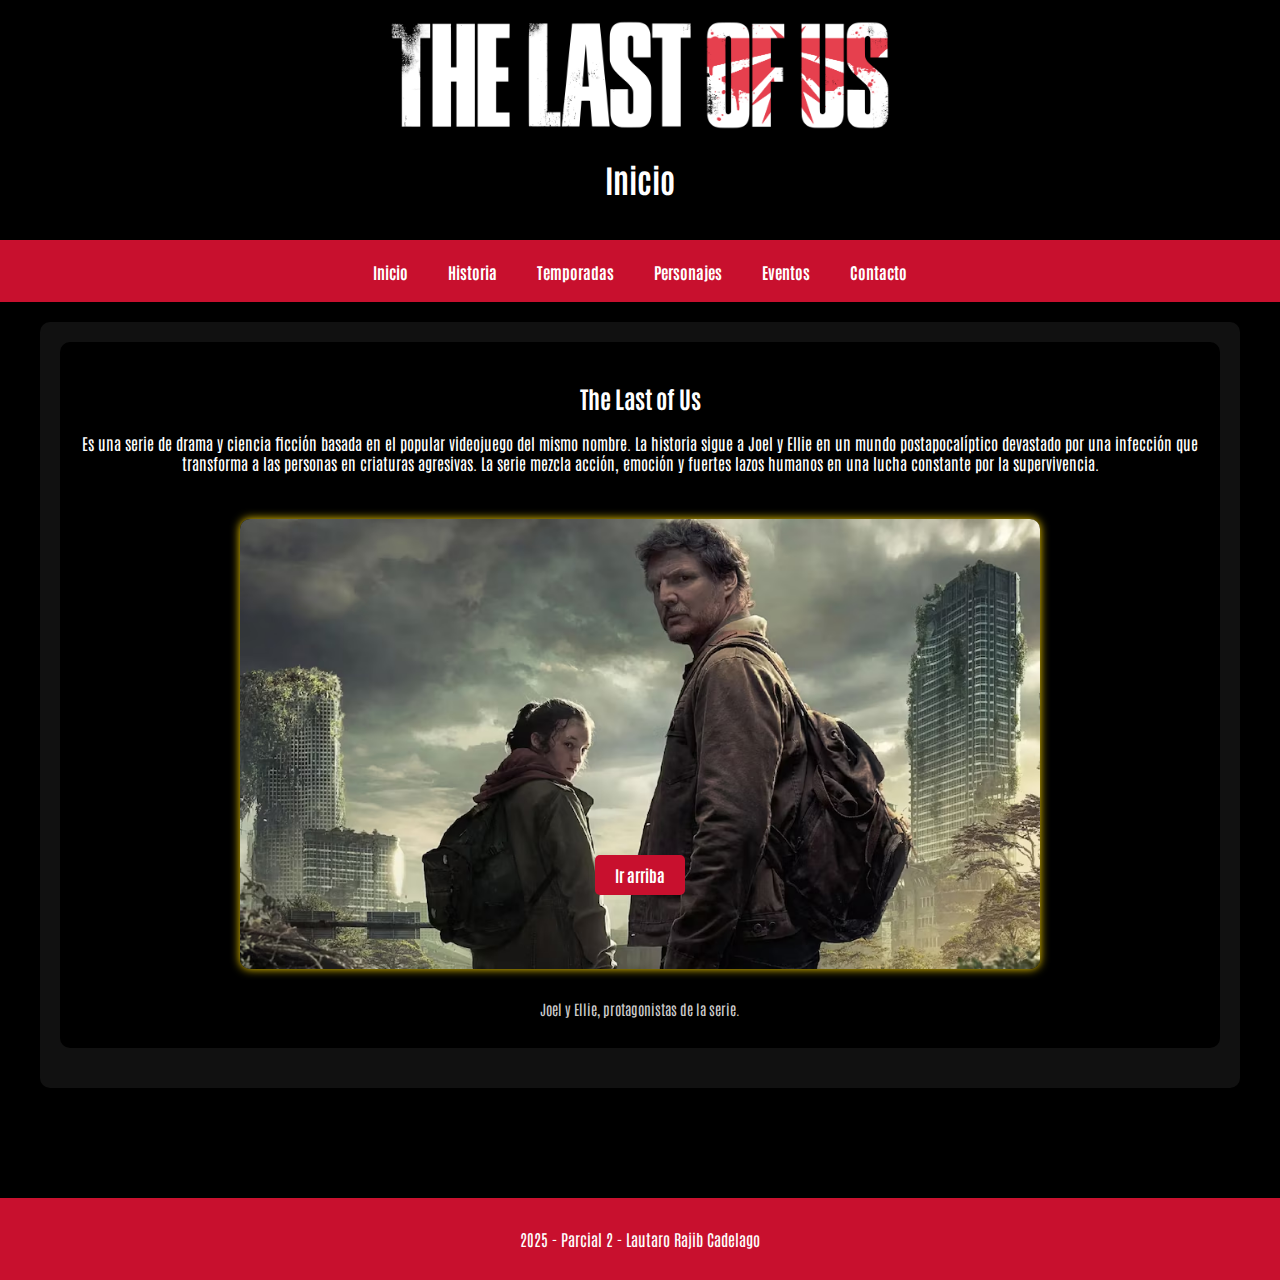
<file: index.html>
<!DOCTYPE html>
<html lang="es">
  <head>
    <meta charset="UTF-8" />
    <meta name="viewport" content="width=device-width, initial-scale=1.0" />
    <title>The Last Of Us - Página de Inicio</title>
    <link rel="icon" type="image/x-icon" href="imagenes/iconos/favicon.ico" />
    <link rel="stylesheet" href="Styles/styles.css" />
    <link rel="preconnect" href="https://fonts.googleapis.com" />
    <link rel="preconnect" href="https://fonts.gstatic.com" crossorigin />
    <link
      href="https://fonts.googleapis.com/css2?family=Antonio&display=swap"
      rel="stylesheet"
    />
  </head>
  <body>
    <header>
      <img
        src="imagenes/logos/logo2.png"
        alt="Logo de The Last Of Us"
        loading="lazy"
      />
      <h1 id="inicio">Inicio</h1>
    </header>

    <nav>
      <a href="index.html">Inicio</a>
      <a href="historia/historia.html">Historia</a>
      <a href="temporadas/temporadas.html">Temporadas</a>
      <a href="personajes/personajes.html">Personajes</a>
      <a href="eventos/eventos.html">Eventos</a>
      <a href="contacto/contacto.html">Contacto</a>
    </nav>

    <main>
      <section>
        <div class="card">
          <h2>The Last of Us</h2>
          <p>
            Es una serie de drama y ciencia ficción basada en el popular
            videojuego del mismo nombre. La historia sigue a Joel y Ellie en un
            mundo postapocalíptico devastado por una infección que transforma a
            las personas en criaturas agresivas. La serie mezcla acción, emoción
            y fuertes lazos humanos en una lucha constante por la supervivencia.
          </p>
          <figure>
            <img
              src="imagenes/posters/joel-ellie.png"
              alt="Joel y Ellie"
              class="imagen-inicio"
              loading="lazy"
            />
            <figcaption>Joel y Ellie, protagonistas de la serie.</figcaption>
          </figure>
        </div>
      </section>
      <a href="#inicio" class="ir-arriba">Ir arriba</a>
    </main>

    <footer>
      <p>2025 - Parcial 2 - Lautaro Rajib Cadelago</p>
    </footer>
  </body>
</html>
</file>
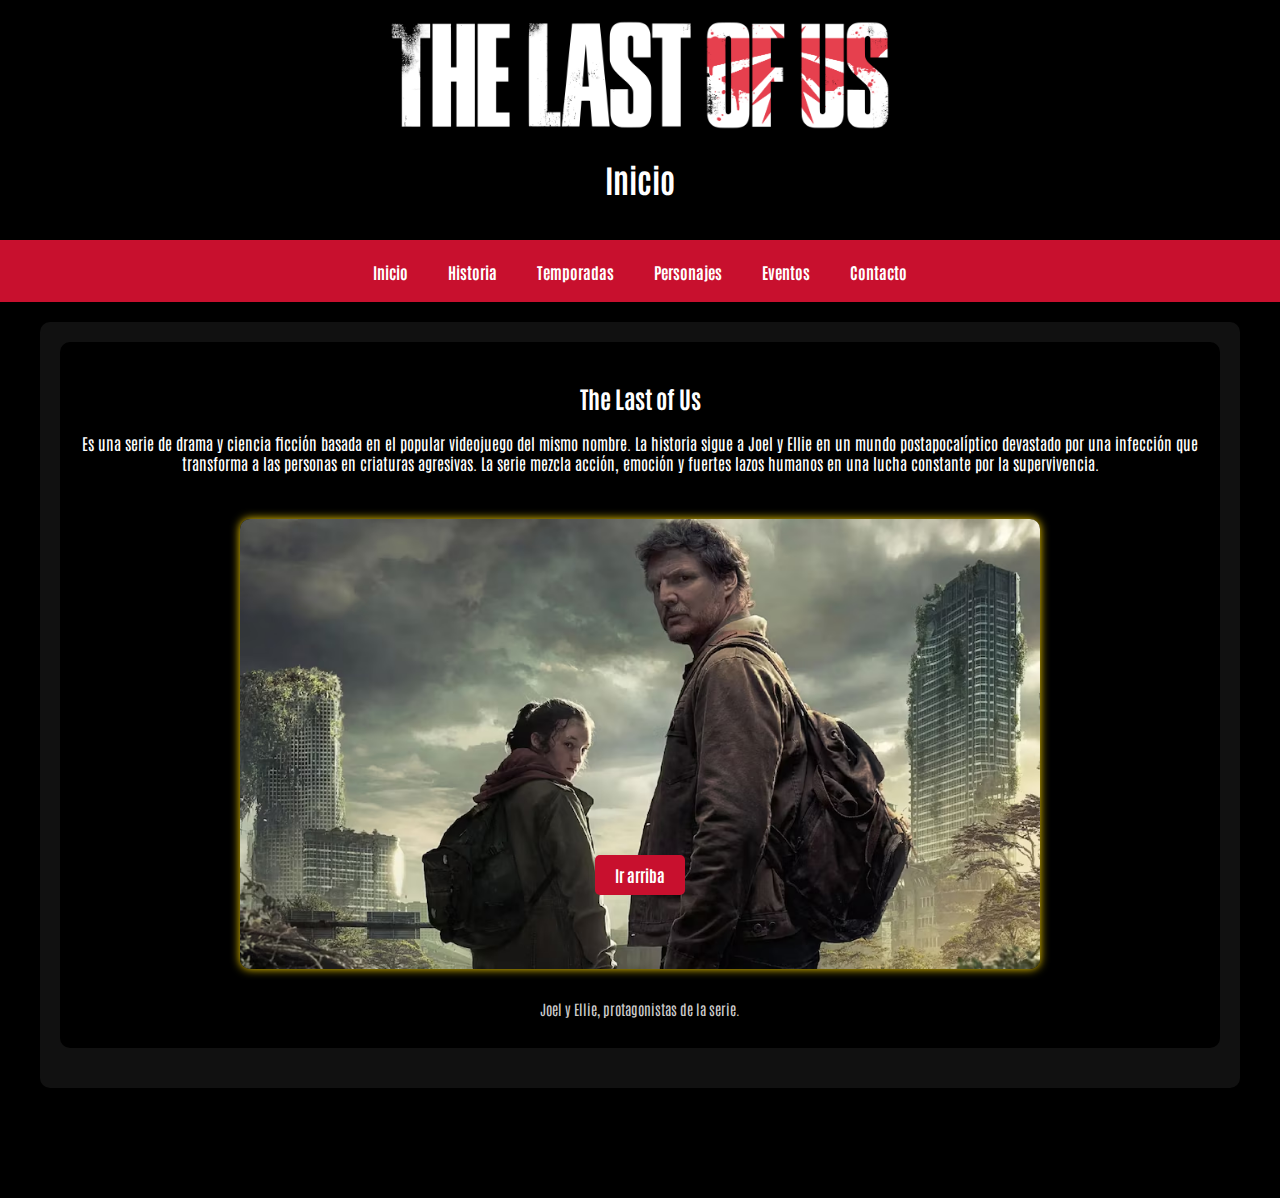
<file: Serie - The Last Of Us/index.html>
<!DOCTYPE html>
<html lang="es">
  <head>
    <meta charset="UTF-8" />
    <meta name="viewport" content="width=device-width, initial-scale=1.0" />
    <title>The Last Of Us - Página de Inicio</title>
    <link rel="icon" type="image/x-icon" href="imagenes/iconos/favicon.ico" />
    <link rel="stylesheet" href="Styles/styles.css" />
    <link rel="preconnect" href="https://fonts.googleapis.com" />
    <link rel="preconnect" href="https://fonts.gstatic.com" crossorigin />
    <link
      href="https://fonts.googleapis.com/css2?family=Antonio&display=swap"
      rel="stylesheet"
    />
  </head>
  <body>
    <header>
      <div>
      <img
        src="imagenes/logos/logo2.png"
        alt="Logo de The Last Of Us"
        loading="lazy"
      />
      </div>
      <h1 id="inicio">Inicio</h1>
    </header>

    <nav>
      <a href="index.html">Inicio</a>
      <a href="historia/historia.html">Historia</a>
      <a href="temporadas/temporadas.html">Temporadas</a>
      <a href="personajes/personajes.html">Personajes</a>
      <a href="eventos/eventos.html">Eventos</a>
      <a href="contacto/contacto.html">Contacto</a>
    </nav>

    <main>
      <section>
        <div class="card">
          <h2>The Last of Us</h2>
          <p>
            Es una serie de drama y ciencia ficción basada en el popular
            videojuego del mismo nombre. La historia sigue a Joel y Ellie en un
            mundo postapocalíptico devastado por una infección que transforma a
            las personas en criaturas agresivas. La serie mezcla acción, emoción
            y fuertes lazos humanos en una lucha constante por la supervivencia.
          </p>
          <figure>
            <img
              src="imagenes/posters/joel-ellie.png"
              alt="Joel y Ellie"
              class="imagen-inicio"
              loading="lazy"
            />
            <figcaption>Joel y Ellie, protagonistas de la serie.</figcaption>
          </figure>
        </div>
      </section>
      <a href="#inicio" class="ir-arriba">Ir arriba</a>
    </main>

<!-- <footer>
  <p>2025 - Parcial 2 - Lautaro Rajib Cadelago</p>
  <div class="social-links">
    <a href="https://github.com/LautaroCadelago" target="_blank" rel="noopener noreferrer">
      <img src="RUTA_A_TU_ICONO_GITHUB.png" alt="GitHub" class="github-icon">
      <span>GitHub</span>
    </a>
  </div>
</footer> -->

    <!-- <footer>
      <p>2025 - Parcial 2 - Lautaro Rajib Cadelago</p>
    </footer> -->
  </body>
</html>
</file>
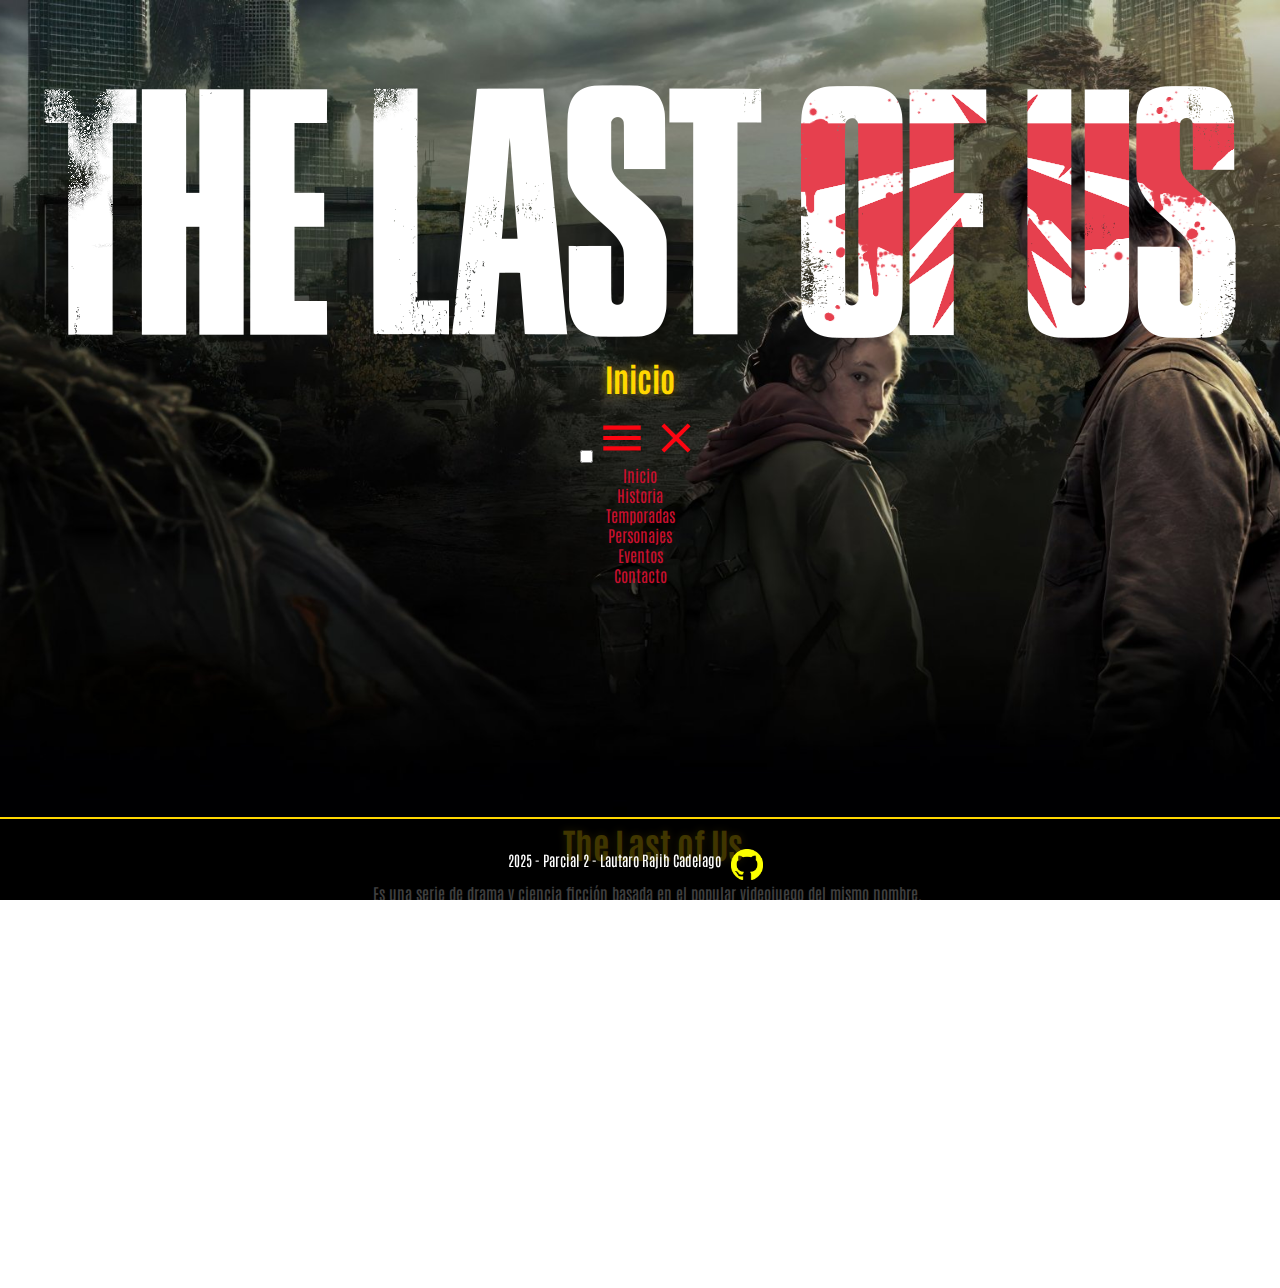
<file: serie-the_last_of_us/index.html>
<!DOCTYPE html>
<html lang="es" class="index-background">
  <head>
    <meta charset="UTF-8" />
    <meta name="viewport" content="width=device-width, initial-scale=1.0" />
    <title>The Last Of Us - Inicio</title>
    <link rel="icon" type="image/x-icon" href="./imagenes/iconos/favicon.ico" />
    <link rel="preconnect" href="https://fonts.googleapis.com" />
    <link rel="preconnect" href="https://fonts.gstatic.com" crossorigin />
    <link
      href="https://fonts.googleapis.com/css2?family=Antonio&display=swap"
      rel="stylesheet"
    />
    <link rel="stylesheet" href="./Styles/general.css" />
    <link rel="stylesheet" href="./Styles/navegacion.css" />
    <link rel="stylesheet" href="./Styles/contenido.css" />
    <link rel="stylesheet" href="./Styles/utilidades.css" />
  </head>

  <body class="index-background">
    <header>
      <nav class="barra-navegacion">
        <div class="logo-navegacion">
          <a href="./index.html">
          <img
            src="./imagenes/logos/logo2.png"
            alt="Logo de The Last Of Us"
            loading="lazy"
          />
          </a>
        </div>

        <h1 id="inicio" class="titulo-nav">Inicio</h1>

        <input
          class="menu-hamburguesa"
          type="checkbox"
          name=""
          id="menu-hamburguesa"
        />

        <label class="etiqueta-hamburguesa" for="menu-hamburguesa">
          <svg
            xmlns="http://www.w3.org/2000/svg"
            height="50px"
            viewBox="0 -960 960 960"
            width="50px"
            fill="#fd0511"
            class="icono-lista icono-hamburguesa"
          >
            <path
              fill-rule="evenodd"
              d="M120-240v-80h720v80H120Zm0-200v-80h720v80H120Zm0-200v-80h720v80H120Z"
            />
          </svg>
          <svg
            xmlns="http://www.w3.org/2000/svg"
            height="50px"
            viewBox="0 -960 960 960"
            width="50px"
            fill="#fd0511"
            class="icono-lista icono-cerrar"
          >
            <path
              d="m256-200-56-56 224-224-224-224 56-56 224 224 224-224 56 56-224 224 224 224-56 56-224-224-224 224Z"
            />
          </svg>
        </label>

        <ul class="lista-enlaces">
          <li>
            <a href="./index.html" class="enlace">Inicio</a>
          </li>
          <li>
            <a href="./historia/historia.html" class="enlace">Historia</a>
          </li>
          <li>
            <a href="./temporadas/temporadas.html" class="enlace">Temporadas</a>
          </li>
          <li>
            <a href="./personajes/personajes.html" class="enlace">Personajes</a>
          </li>
          <li>
            <a href="./eventos/eventos.html" class="enlace">Eventos</a>
          </li>
          <li>
            <a href="./contacto/contacto.html" class="enlace">Contacto</a>
          </li>
        </ul>
      </nav>
    </header>

    
    <main>
      <section>
        <div class="tarjeta tarjeta-index">
          <h2>The Last of Us</h2>
          <p>
            Es una serie de drama y ciencia ficción basada en el popular
            videojuego del mismo nombre. La historia sigue a Joel y Ellie en un
            mundo postapocalíptico devastado por una infección que transforma a
            las personas en criaturas agresivas. La serie mezcla acción, emoción
            y fuertes lazos humanos en una lucha constante por la supervivencia.
          </p>
        </div>
      </section>
    </main>

    <footer>
      <p>2025 - Parcial 2 - Lautaro Rajib Cadelago</p>
      <div class="footer-github">
        <a
          href="https://github.com/LautaroCadelago/DVweb1/tree/main/Serie%20-%20The%20Last%20Of%20Us"
          target="_blank"
          rel="noopener noreferrer"
        >
          <img src="./imagenes/iconos/icono-github.png" alt="Icono GitHub" />
        </a>
      </div>
    </footer>
  </body>
</html>
</file>
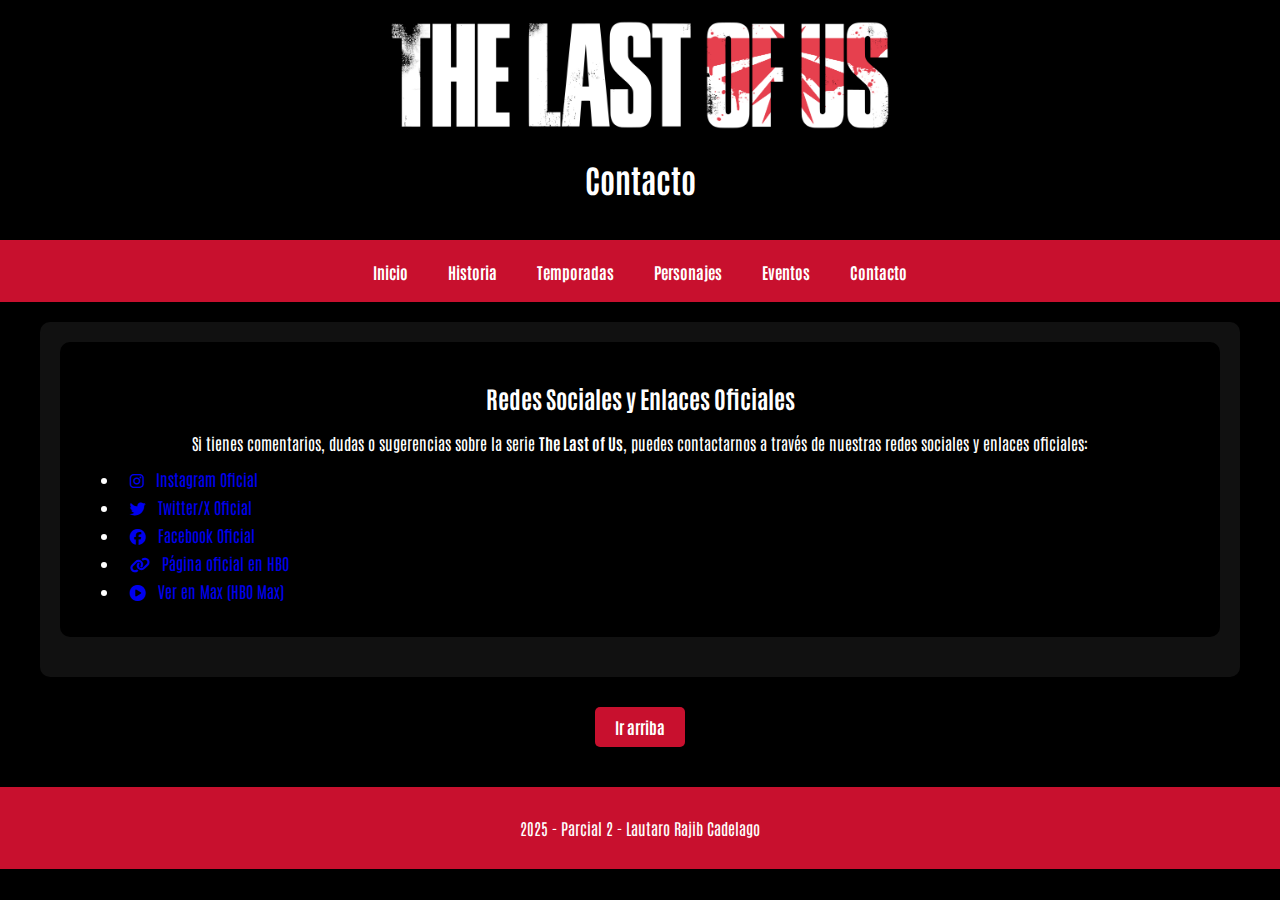
<file: contacto/contacto.html>
<!DOCTYPE html>
<html lang="es">
  <head>
    <meta charset="UTF-8" />
    <meta name="viewport" content="width=device-width, initial-scale=1.0" />
    <title>The Last Of Us - Contacto</title>
    <link
      rel="icon"
      type="image/x-icon"
      href="../imagenes/iconos/favicon.ico"
    />
    <link rel="stylesheet" href="../Styles/styles.css" />
    <link rel="preconnect" href="https://fonts.googleapis.com" />
    <link rel="preconnect" href="https://fonts.gstatic.com" crossorigin />
    <link
      href="https://fonts.googleapis.com/css2?family=Antonio:wght@100..700&display=swap"
      rel="stylesheet"
    />
    <link
      rel="stylesheet"
      href="https://cdnjs.cloudflare.com/ajax/libs/font-awesome/6.5.1/css/all.min.css"
      xintegrity="sha512-DTOQO9RWCH3ppGqcWaEA1BIZOC6xxalwEsw9c2QQeAIftl+Vegovlnee1c9QX4TctnWMn13TZye+giMm8e2LwA=="
      crossorigin="anonymous"
      referrerpolicy="no-referrer"
    />
  </head>
  <body>
    <header>
      <img src="../imagenes/logos/logo2.png" alt="The Last Of Us Logo" />
      <h1 id="contacto">Contacto</h1>
    </header>

    <nav>
      <a href="../index.html">Inicio</a>
      <a href="../historia/historia.html">Historia</a>
      <a href="../temporadas/temporadas.html">Temporadas</a>
      <a href="../personajes/personajes.html">Personajes</a>
      <a href="../eventos/eventos.html">Eventos</a>
      <a href="Contacto.html">Contacto</a>
    </nav>

    <main>
      <section id="contacto">
        <div class="card">
          <h2>Redes Sociales y Enlaces Oficiales</h2>

          <p>
            Si tienes comentarios, dudas o sugerencias sobre la serie
            <strong>The Last of Us</strong>, puedes contactarnos a través de
            nuestras redes sociales y enlaces oficiales:
          </p>

          <ul>
            <li>
              <a href="https://www.instagram.com/thelastofus" target="_blank">
                <i class="fab fa-instagram"></i> Instagram Oficial
              </a>
            </li>
            <li>
              <a href="https://twitter.com/TheLastofUsHBO" target="_blank">
                <i class="fab fa-twitter"></i> Twitter/X Oficial
              </a>
            </li>
            <li>
              <a href="https://www.facebook.com/TheLastOfUsHBO" target="_blank">
                <i class="fab fa-facebook"></i> Facebook Oficial
              </a>
            </li>
            <li>
              <a href="https://www.hbo.com/the-last-of-us" target="_blank">
                <i class="fas fa-link"></i> Página oficial en HBO
              </a>
            </li>
            <li>
              <a href="https://www.max.com" target="_blank">
                <i class="fas fa-play-circle"></i> Ver en Max (HBO Max)
              </a>
            </li>
          </ul>
        </div>
      </section>
      <a href="#contacto" class="ir-arriba">Ir arriba</a>
    </main>
    <footer>
      <p>2025 - Parcial 2 - Lautaro Rajib Cadelago</p>
    </footer>
  </body>
</html>
</file>
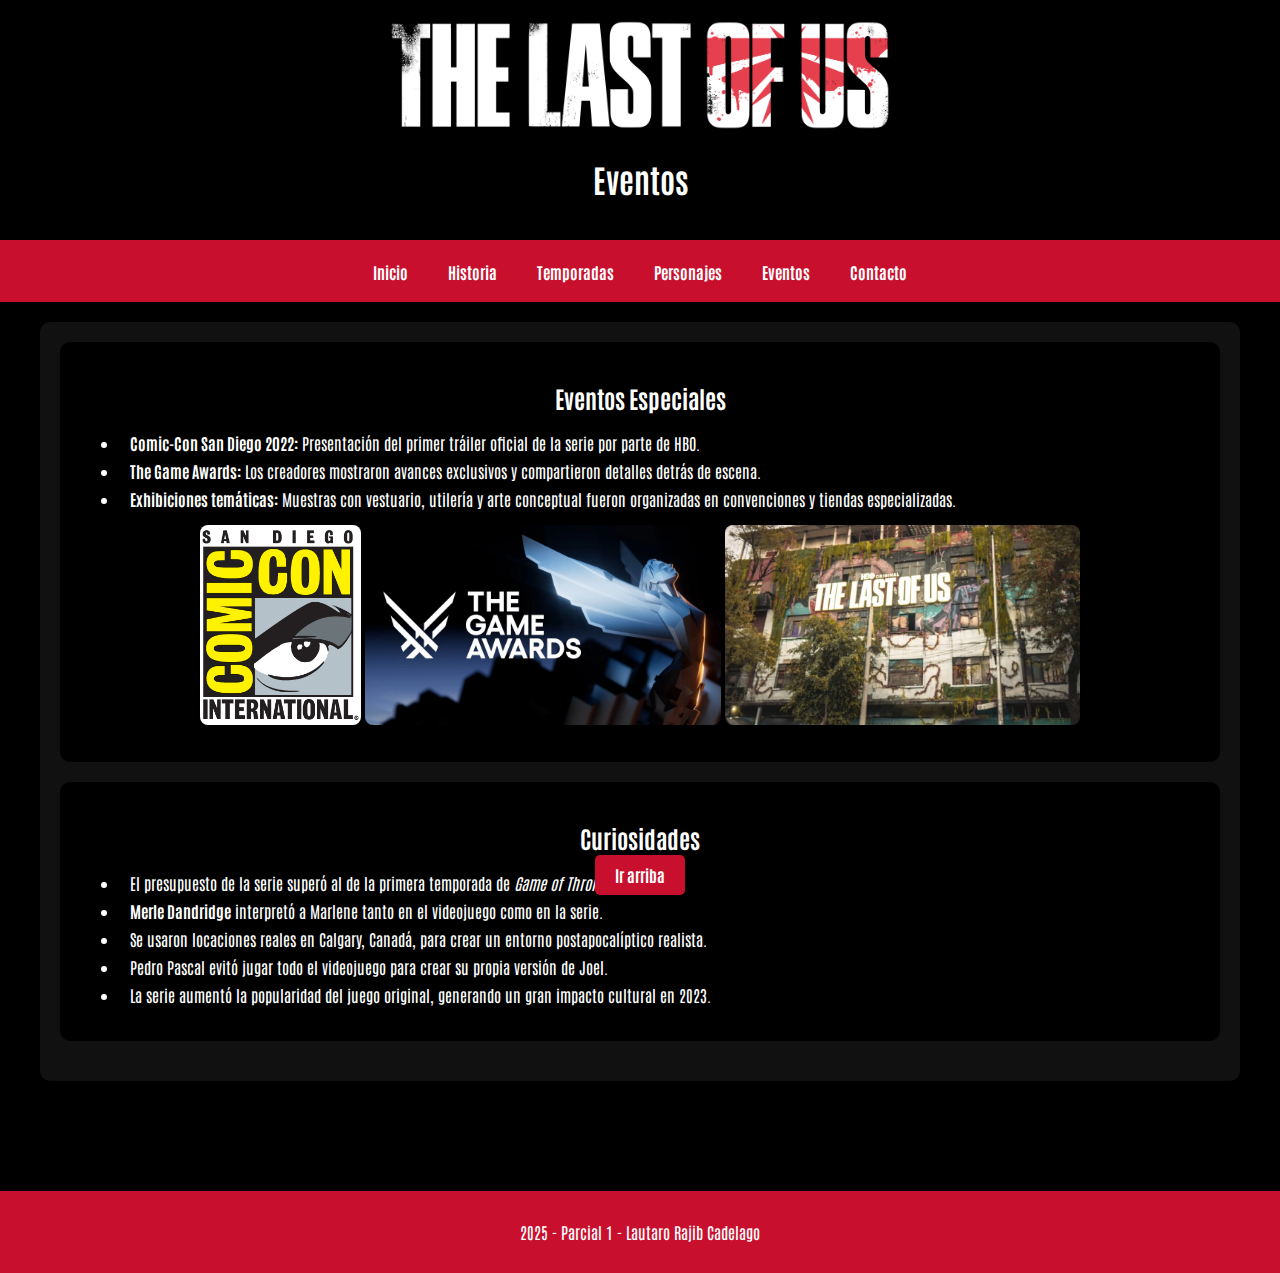
<file: eventos/eventos.html>
<!DOCTYPE html>
<html lang="es">
  <head>
    <meta charset="UTF-8" />
    <meta name="viewport" content="width=device-width, initial-scale=1.0" />
    <title>The Last Of Us - Eventos</title>
    <link rel="stylesheet" href="../Styles/styles.css" />
    <link rel="preconnect" href="https://fonts.googleapis.com" />
    <link rel="preconnect" href="https://fonts.gstatic.com" crossorigin />
    <link
      href="https://fonts.googleapis.com/css2?family=Antonio:wght@100..700&family=Winky+Rough:ital,wght@0,300..900;1,300..900&display=swap"
      rel="stylesheet"
    />
  </head>
  <body>
    <header>
      <img
        src="../imagenes/logos/logo2.png"
        alt="The Last Of Us Logo"
        height="150"
      />
      <h1 id="eventos">Eventos</h1>
    </header>

    <nav>
      <a href="../index.html">Inicio</a>
      <a href="../historia/historia.html">Historia</a>
      <a href="../temporadas/temporadas.html">Temporadas</a>
      <a href="../personajes/personajes.html">Personajes</a>
      <a href="eventos.html">Eventos</a>
      <a href="../contacto/contacto.html">Contacto</a>
    </nav>

    <main>
      <section>
        <div class="card">
          <h2>Eventos Especiales</h2>
          <ul>
            <li>
              <strong>Comic-Con San Diego 2022:</strong> Presentación del primer
              tráiler oficial de la serie por parte de HBO.
            </li>
            <li>
              <strong>The Game Awards:</strong> Los creadores mostraron avances
              exclusivos y compartieron detalles detrás de escena.
            </li>
            <li>
              <strong>Exhibiciones temáticas:</strong> Muestras con vestuario,
              utilería y arte conceptual fueron organizadas en convenciones y
              tiendas especializadas.
            </li>
          </ul>
          <img
            src="../imagenes/posters/comiccon2022.png"
            alt="Comic-Con 2022"
            height="200px"
          />
          <img
            src="../imagenes/posters/the-game-awards.png"
            alt="The Game Awards"
            height="200px"
          />
          <img
            src="../imagenes/posters/cdmx.png"
            alt="Excibición en Cuauhtémoc, Ciudad de Mexico"
            height="200px"
          />
        </div>

        <div class="card">
          <h2>Curiosidades</h2>
          <ul>
            <li>
              El presupuesto de la serie superó al de la primera temporada de
              <em>Game of Thrones</em>.
            </li>
            <li>
              <strong>Merle Dandridge</strong> interpretó a Marlene tanto en el
              videojuego como en la serie.
            </li>
            <li>
              Se usaron locaciones reales en Calgary, Canadá, para crear un
              entorno postapocalíptico realista.
            </li>
            <li>
              Pedro Pascal evitó jugar todo el videojuego para crear su propia
              versión de Joel.
            </li>
            <li>
              La serie aumentó la popularidad del juego original, generando un
              gran impacto cultural en 2023.
            </li>
          </ul>
        </div>
      </section>
      <a href="#eventos" class="ir-arriba">Ir arriba</a>
    </main>
    <footer>
      <p>2025 - Parcial 1 - Lautaro Rajib Cadelago</p>
    </footer>
  </body>
</html>
</file>
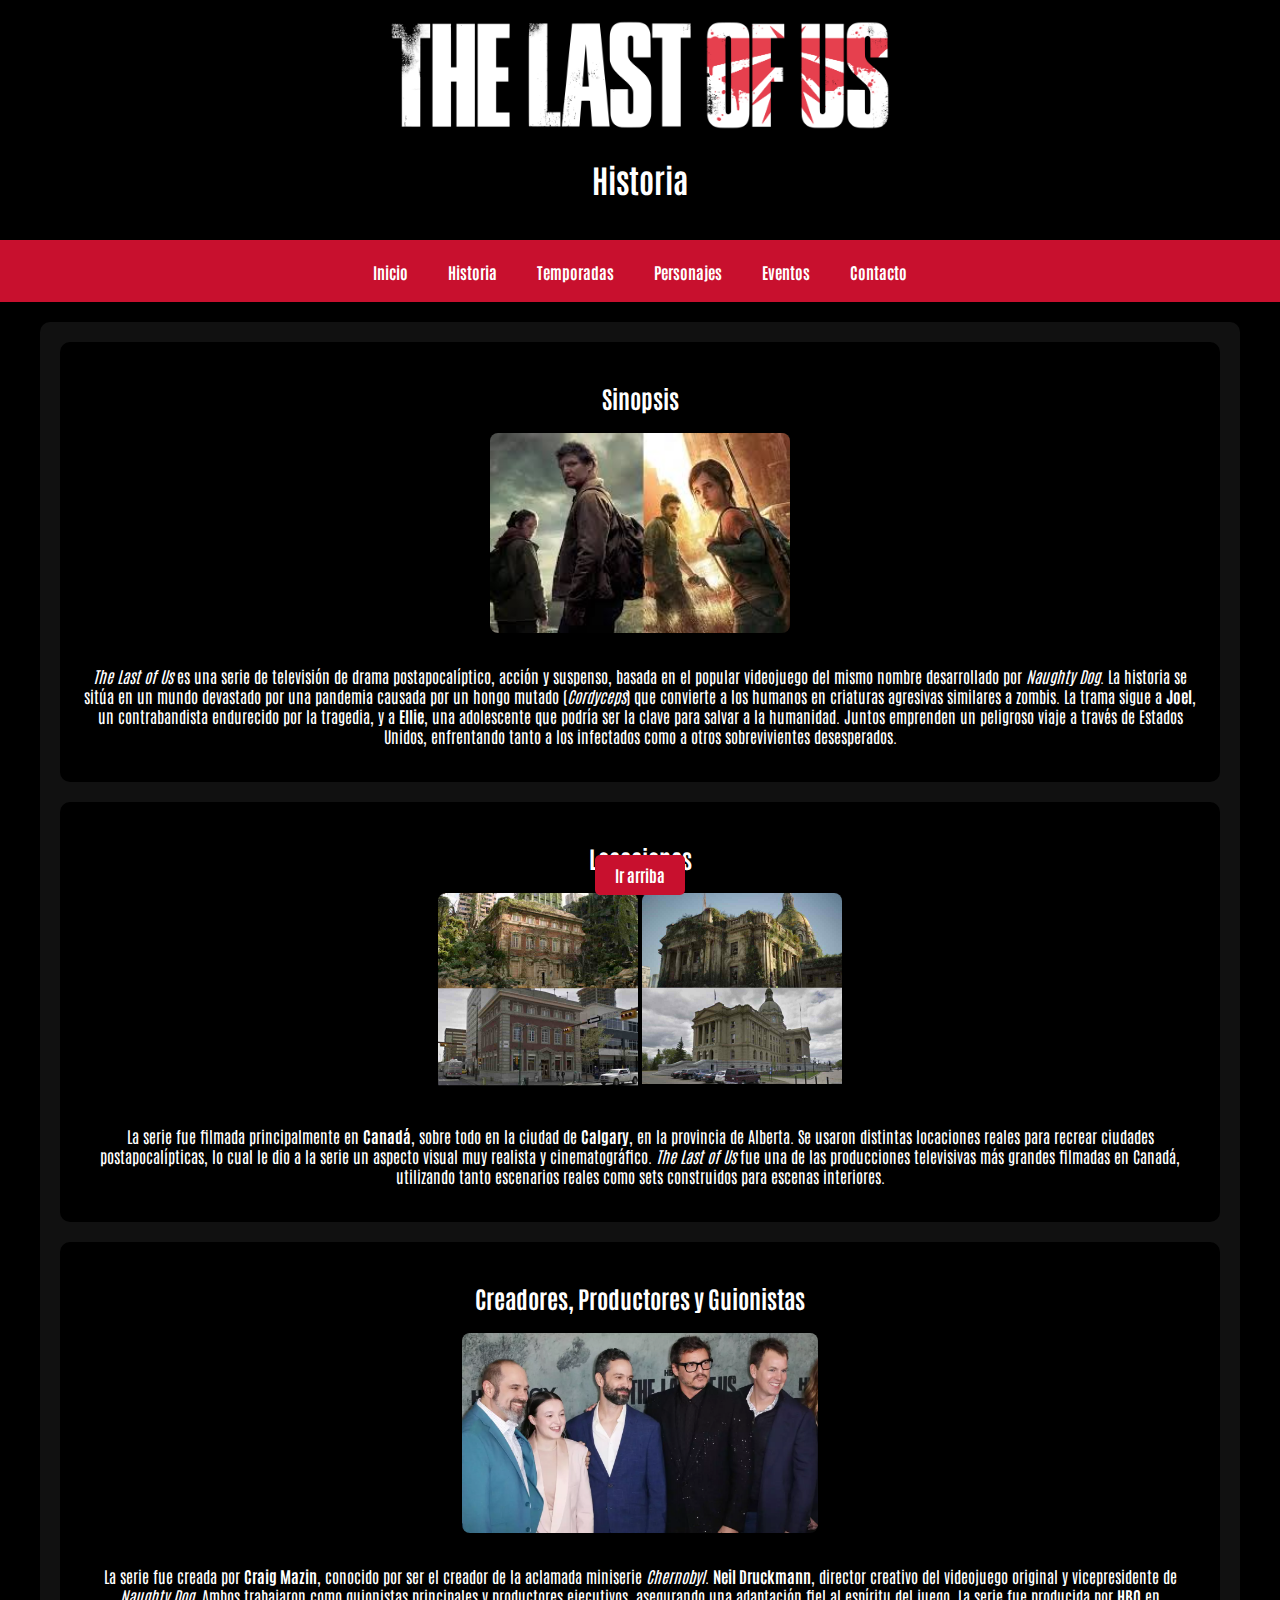
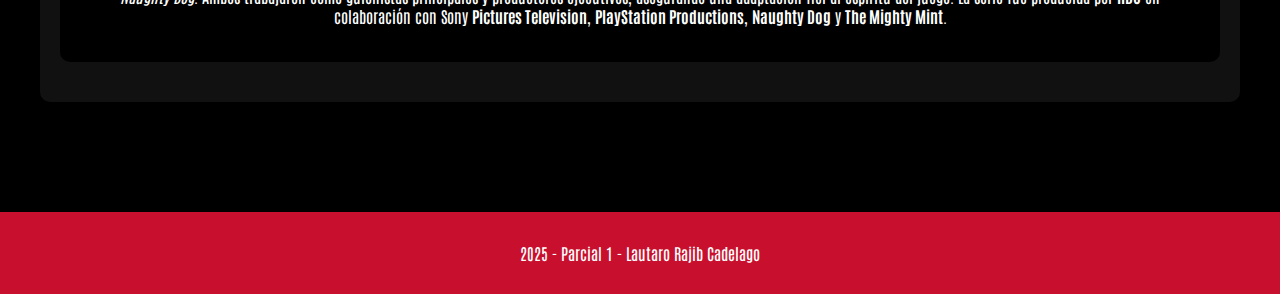
<file: historia/historia.html>
<!DOCTYPE html>
<html lang="es">
  <head>
    <meta charset="UTF-8" />
    <meta name="viewport" content="width=device-width, initial-scale=1.0" />
    <title>The Last Of Us - Historia</title>
    <link rel="stylesheet" href="../Styles/styles.css" />
    <link rel="preconnect" href="https://fonts.googleapis.com" />
    <link rel="preconnect" href="https://fonts.gstatic.com" crossorigin />
    <link
      href="https://fonts.googleapis.com/css2?family=Antonio:wght@100..700&family=Winky+Rough:ital,wght@0,300..900;1,300..900&display=swap"
      rel="stylesheet"
    />
  </head>
  <body>
    <header>
      <img
        src="../imagenes/logos/logo2.png"
        alt="The Last Of Us Logo"
        height="150"
      />
      <h1 id="historia">Historia</h1>
    </header>

    <nav>
      <a href="../index.html">Inicio</a>
      <a href="historia.html">Historia</a>
      <a href="../temporadas/temporadas.html">Temporadas</a>
      <a href="../personajes/personajes.html">Personajes</a>
      <a href="../eventos/eventos.html">Eventos</a>
      <a href="../contacto/contacto.html">Contacto</a>
    </nav>

    <main>
      <section>
        <div class="card">
          <h2>Sinopsis</h2>
          <img
            src="../imagenes/historia/serie-juego.png"
            alt="Comparación de la portada de la serie y la portada del videojuego"
            height="200px"
          />
          <p>
            <em>The Last of Us</em> es una serie de televisión de drama
            postapocalíptico, acción y suspenso, basada en el popular videojuego
            del mismo nombre desarrollado por <em>Naughty Dog</em>. La historia
            se sitúa en un mundo devastado por una pandemia causada por un hongo
            mutado (<em>Cordyceps</em>) que convierte a los humanos en criaturas
            agresivas similares a zombis. La trama sigue a
            <strong>Joel</strong>, un contrabandista endurecido por la tragedia,
            y a <strong>Ellie</strong>, una adolescente que podría ser la clave
            para salvar a la humanidad. Juntos emprenden un peligroso viaje a
            través de Estados Unidos, enfrentando tanto a los infectados como a
            otros sobrevivientes desesperados.
          </p>
        </div>

        <div class="card">
          <h2>Locaciones</h2>
          <img
            src="../imagenes/historia/bostonian.png"
            alt="Bostonian Museum en Calgary"
            height="200px"
          />
          <img
            src="../imagenes/historia/legislature.png"
            alt="Alberta Legislature Building de Edmonton."
            height="200px"
          />
          <p>
            La serie fue filmada principalmente en <strong>Canadá</strong>,
            sobre todo en la ciudad de <strong>Calgary</strong>, en la provincia
            de Alberta. Se usaron distintas locaciones reales para recrear
            ciudades postapocalípticas, lo cual le dio a la serie un aspecto
            visual muy realista y cinematográfico. <em>The Last of Us</em>
            fue una de las producciones televisivas más grandes filmadas en
            Canadá, utilizando tanto escenarios reales como sets construidos
            para escenas interiores.
          </p>
        </div>

        <div class="card">
          <h2>Creadores, Productores y Guionistas</h2>
          <img
            src="../imagenes/historia/creadores.png"
            alt="Bella Ramsey y Pedro Pascal posando con los creadores Craig Mazin y Neil Druckmann"
            height="200px"
          />
          <p>
            La serie fue creada por <strong>Craig Mazin</strong>, conocido por
            ser el creador de la aclamada miniserie <em>Chernobyl</em>.
            <strong>Neil Druckmann</strong>, director creativo del videojuego
            original y vicepresidente de <em>Naughty Dog</em>. Ambos trabajaron
            como guionistas principales y productores ejecutivos, asegurando una
            adaptación fiel al espíritu del juego. La serie fue producida por
            <strong>HBO</strong> en colaboración con Sony
            <strong>Pictures Television</strong>,
            <strong>PlayStation Productions</strong>,
            <strong>Naughty Dog</strong> y <strong>The Mighty Mint</strong>.
          </p>
        </div>
      </section>
      <a href="#historia" class="ir-arriba">Ir arriba</a>
    </main>

    <footer>
      <p>2025 - Parcial 1 - Lautaro Rajib Cadelago</p>
    </footer>
  </body>
</html>
</file>
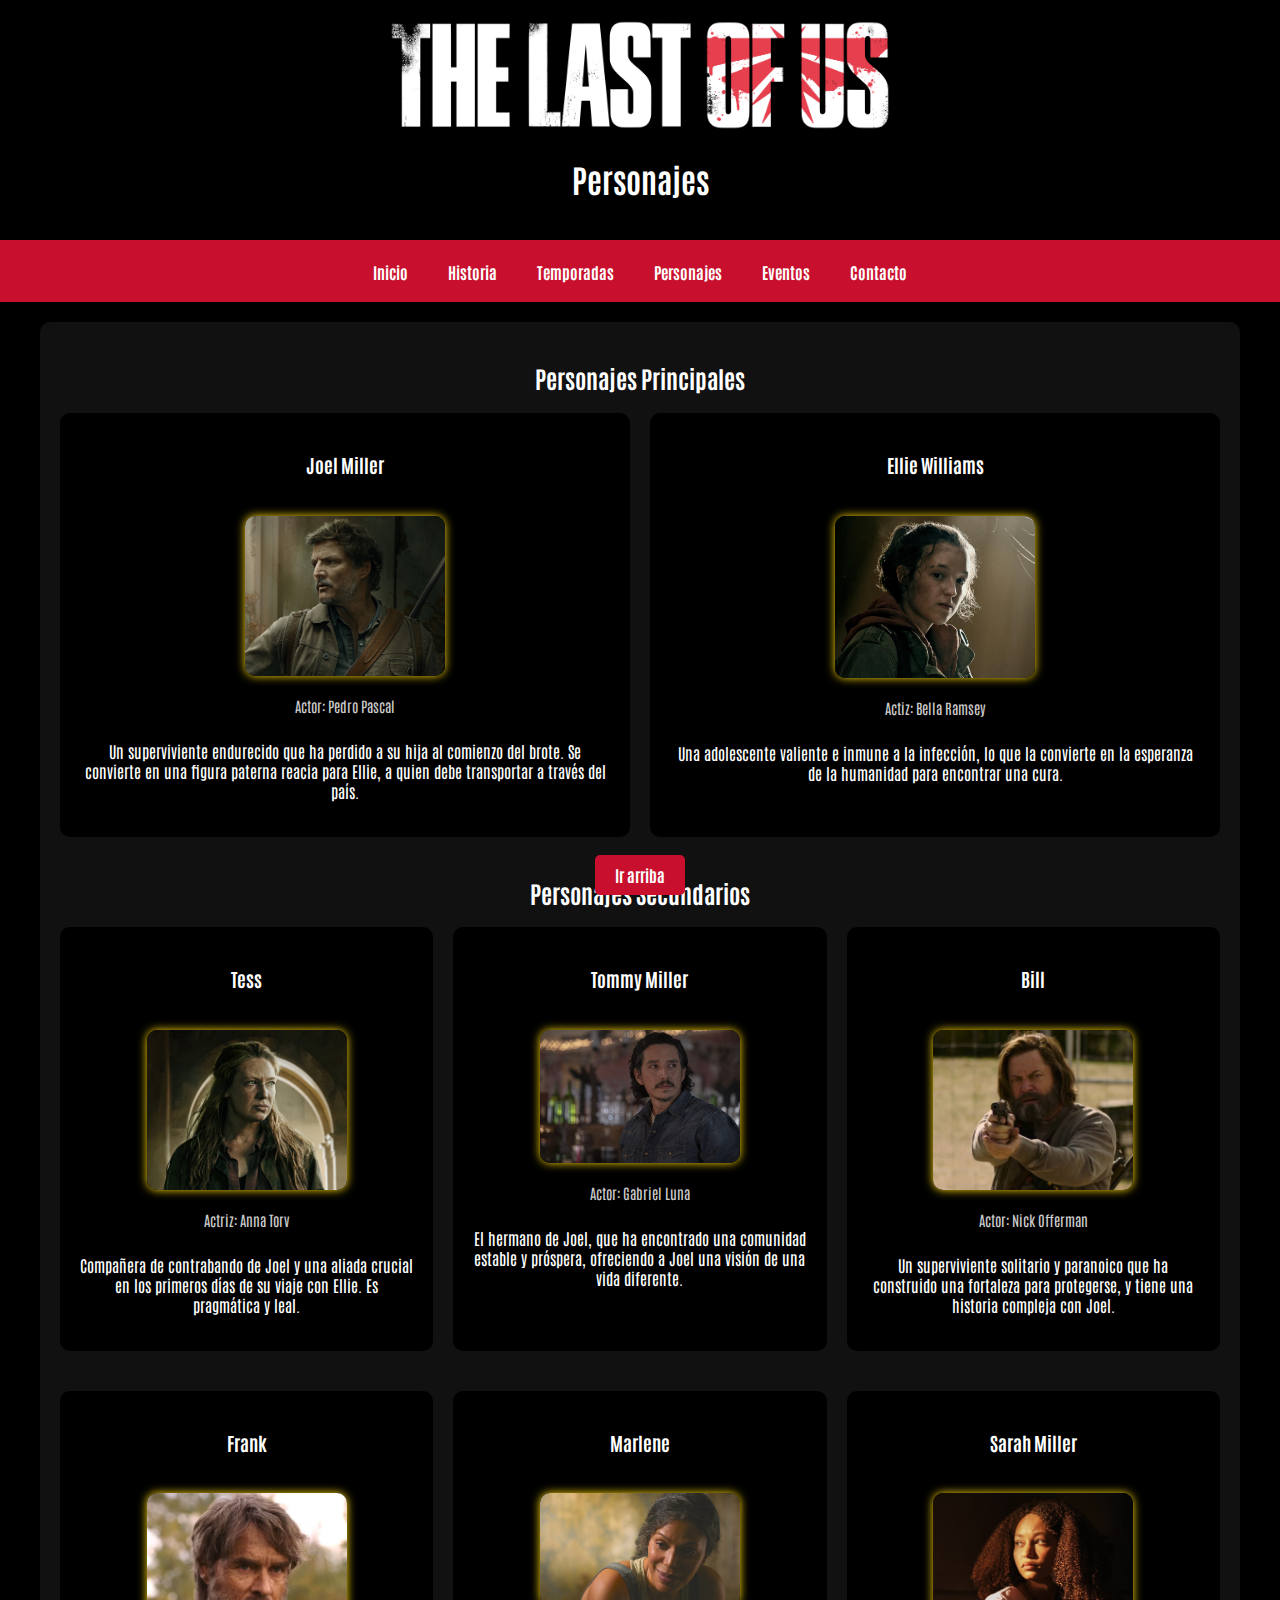
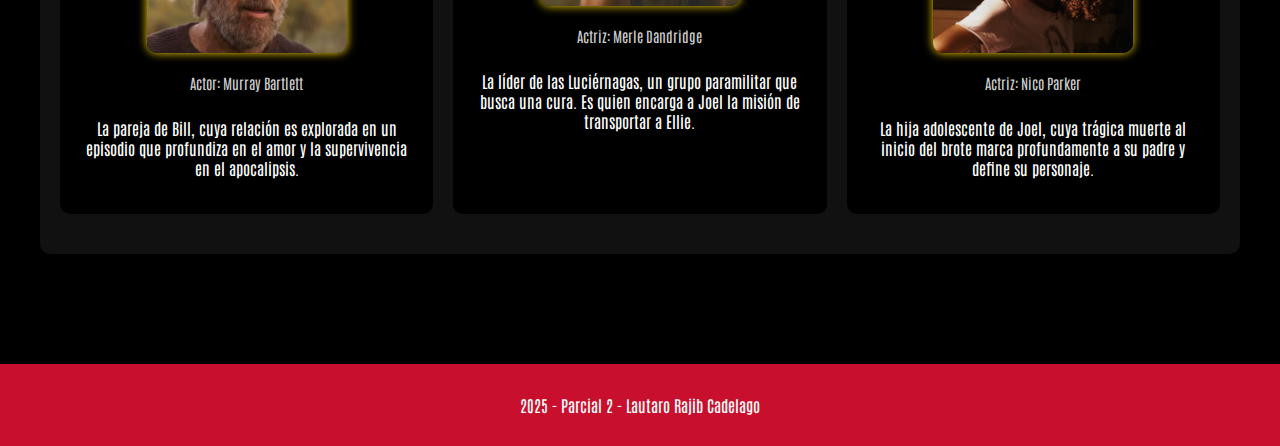
<file: personajes/personajes.html>
<!DOCTYPE html>
<html lang="es">
  <head>
    <meta charset="UTF-8" />
    <meta name="viewport" content="width=device-width, initial-scale=1.0" />
    <title>The Last Of Us - Personajes</title>
    <link
      rel="icon"
      type="image/x-icon"
      href="../imagenes/iconos/favicon.ico"
    />
    <link rel="stylesheet" href="../Styles/styles.css" />
    <link rel="preconnect" href="https://fonts.googleapis.com" />
    <link rel="preconnect" href="https://fonts.gstatic.com" crossorigin />
    <link
      href="https://fonts.googleapis.com/css2?family=Antonio:wght@100..700&display=swap"
      rel="stylesheet"
    />
  </head>
  <body>
    <header>
      <img
        src="../imagenes/logos/logo2.png"
        alt="The Last Of Us Logo"
      />
      <h1 id="personajes">Personajes</h1>
    </header>

    <nav>
      <a href="../index.html">Inicio</a>
      <a href="../historia/historia.html">Historia</a>
      <a href="../temporadas/temporadas.html">Temporadas</a>
      <a href="personajes.html">Personajes</a>
      <a href="../eventos/eventos.html">Eventos</a>
      <a href="../contacto/contacto.html">Contacto</a>
    </nav>

    <main>
      <section>
        <h2>Personajes Principales</h2>
        <div class="personajes-grid">
          <div class="card">
            <h3>Joel Miller</h3>
            <figure>
              <img
                src="../imagenes/personajes/pascal.png"
                alt="Joel Miller"
                class="foto-personajes"
              />
              <figcaption>Actor: Pedro Pascal</figcaption>
            </figure>
            <p>
              Un superviviente endurecido que ha perdido a su hija al comienzo
              del brote. Se convierte en una figura paterna reacia para Ellie, a
              quien debe transportar a través del país.
            </p>
          </div>

          <div class="card">
            <h3>Ellie Williams</h3>
            <figure>
              <img
                src="../imagenes/personajes/ramsey.png"
                alt="Ellie Williams"
                class="foto-personajes"
              />
              <figcaption>Actiz: Bella Ramsey</figcaption>
            </figure>
            <p>
              Una adolescente valiente e inmune a la infección, lo que la
              convierte en la esperanza de la humanidad para encontrar una cura.
            </p>
          </div>
        </div>

        <h2>Personajes Secundarios</h2>
        <div class="personajes-grid">
          <div class="card">
            <h3>Tess</h3>
            <figure>
              <img
                src="../imagenes/personajes/torv.png"
                alt="Tess"
                class="foto-personajes"
              />
              <figcaption>Actriz: Anna Torv</figcaption>
            </figure>
            <p>
              Compañera de contrabando de Joel y una aliada crucial en los
              primeros días de su viaje con Ellie. Es pragmática y leal.
            </p>
          </div>

          <div class="card">
            <h3>Tommy Miller</h3>
            <figure>
              <img
                src="../imagenes/personajes/luna.png"
                alt="Tommy Miller"
                class="foto-personajes"
              />
              <figcaption>Actor: Gabriel Luna</figcaption>
            </figure>
            <p>
              El hermano de Joel, que ha encontrado una comunidad estable y
              próspera, ofreciendo a Joel una visión de una vida diferente.
            </p>
          </div>

          <div class="card">
            <h3>Bill</h3>
            <figure>
              <img
                src="../imagenes/personajes/offerman.png"
                alt="Bill"
                class="foto-personajes"
              />
              <figcaption>Actor: Nick Offerman</figcaption>
            </figure>
            <p>
              Un superviviente solitario y paranoico que ha construido una
              fortaleza para protegerse, y tiene una historia compleja con Joel.
            </p>
          </div>

          <div class="card">
            <h3>Frank</h3>
            <figure>
              <img
                src="../imagenes/personajes/bartlett.png"
                alt="Frank"
                class="foto-personajes"
              />
              <figcaption>Actor: Murray Bartlett</figcaption>
            </figure>
            <p>
              La pareja de Bill, cuya relación es explorada en un episodio que
              profundiza en el amor y la supervivencia en el apocalipsis.
            </p>
          </div>

          <div class="card">
            <h3>Marlene</h3>
            <figure>
              <img
                src="../imagenes/personajes/Dandridge.png"
                alt="Marlene"
                class="foto-personajes"
              />
              <figcaption>Actriz: Merle Dandridge</figcaption>
            </figure>
            <p>
              La líder de las Luciérnagas, un grupo paramilitar que busca una
              cura. Es quien encarga a Joel la misión de transportar a Ellie.
            </p>
          </div>

          <div class="card">
            <h3>Sarah Miller</h3>
            <figure>
              <img
                src="../imagenes/personajes/parker.png"
                alt="Sarah Miller"
                class="foto-personajes"
              />
              <figcaption>Actriz: Nico Parker</figcaption>
            </figure>
            <p>
              La hija adolescente de Joel, cuya trágica muerte al inicio del
              brote marca profundamente a su padre y define su personaje.
            </p>
          </div>
        </div>
      </section>
      <a href="#personajes" class="ir-arriba">Ir arriba</a>
    </main>

    <footer>
      <p>2025 - Parcial 2 - Lautaro Rajib Cadelago</p>
    </footer>
  </body>
</html>
</file>
<file: Styles/styles.css>
body {
  font-family: "Antonio", sans-serif;
  background-color: #000000;
  color: white;
  margin: 0;
  padding: 0;
}

header {
  background-color: #000000;
  color: white;
  text-align: center;
  padding: 20px;
  border-bottom: 2px solid #c8102e;
}

header img {
  max-width: 500px;
  height: auto;
}

nav {
  background-color: #c8102e;
  color: white;
  text-align: center;
  padding: 15px;
  display: flex;
  justify-content: center;
  flex-wrap: wrap;
  gap: 10px;
  position: sticky;
  top: 0;
  z-index: 900;
}

nav a {
  color: white;
  font-weight: bold;
  margin: 0 5px;
  text-decoration: none;
  transition: all 0.3s ease;
  padding: 5px 10px;
  border-radius: 5px;
}

nav a:hover {
  color: #ffd700;
  text-decoration: underline;
  background-color: #00000033;
}

footer {
  background-color: #c8102e;
  color: white;
  text-align: center;
  padding: 15px;
}

main {
  padding: 20px;
  max-width: 1200px;
  margin: 0 auto;
}

section {
  margin-bottom: 30px;
  text-align: center;
  background-color: #111;
  padding: 20px;
  border-radius: 10px;
  box-shadow: 0 4px 8px #0000004d;
}

section img {
  margin-bottom: 15px;
  border-radius: 8px;
}

figure {
  margin: 0;
  padding: 10px;
  display: flex;
  flex-direction: column;
  align-items: center;
  text-align: center;
}

figcaption {
  font-size: 0.9em;
  color: #ccc;
  margin-top: 10px;
}

li {
  text-align: left;
  margin-bottom: 8px;
  padding-left: 10px;
  transition: background-color 0.2s ease;
}

.poster-temporada {
  height: 300px;
  width: auto;
  object-fit: cover;
  border-radius: 10px;
  box-shadow: 0 0 10px #ffd700;
  margin-top: 15px;
}

.card {
  background-color: #000000;
  color: white;
  text-align: center;
  border-radius: 10px;
  padding: 20px;
  margin-bottom: 20px;
  transition: transform 0.3s ease-in-out, box-shadow 0.3s ease-in-out;
  overflow: hidden;
}

.card:hover {
  transform: translateY(-5px);
  box-shadow: 0 8px 20px #c8102e;
}

.card ul li a i {
  margin-right: 8px;
}

.card ul li a {
  text-decoration: none;
}

.foto-personajes {
  width: 200px;
  height: auto;
  display: block;
  margin: 10px auto;
  border-radius: 10px;
  box-shadow: 0 0 10px #ffd700;
}

.personajes-grid {
  display: grid;
  grid-template-columns: repeat(auto-fit, minmax(300px, 1fr));
  gap: 20px;
}

.imagen-inicio {
  display: block;
  margin: 20px auto;
  max-width: 800px;
  height: auto;
  border-radius: 10px;
  box-shadow: 0 0 10px #ffd700;
}

.imagenes-general {
  height: auto;
  max-width: 400px;
  display: block;
  margin: 10px auto;
  border-radius: 10px;
  box-shadow: 0 0 10px #ffd700;
}

.imagenes-general figure {
  max-width: 300px;
  margin: 0;
  display: flex;
  flex-direction: column;
  justify-content: flex-end;
  height: auto;
}

.imagenes-general figure img {
  width: 100%;
  height: auto;
  object-fit: cover;
  border-radius: 8px;
  margin-bottom: 5px;
}

.galeria {
  display: flex;
  flex-wrap: wrap;
  justify-content: center;
  gap: 20px;
  margin-bottom: 20px;
}

.galeria figure {
  max-width: 300px;
  margin: 0;
  display: flex;
  justify-content: flex-end;
}

.galeria figure img {
  width: 100%;
  height: auto;
  object-fit: cover;
}

.ir-arriba {
  display: block;
  width: fit-content;
  margin: 20px auto;
  padding: 10px 20px;
  background-color: #c8102e;
  color: white;
  text-decoration: none;
  border-radius: 5px;
  font-weight: bold;
  text-align: center;
  transition: 0.3s ease;
  position: sticky;
  bottom: 5px;
  z-index: 900;
}

.ir-arriba:hover {
  color: #ffd700;
  text-decoration: underline;
  background-color: #a50e23;
  transform: scale(1.05);
  transition: 0.3s ease;
}
</file>
<file: Serie - The Last Of Us/Styles/styles.css>
body {
  font-family: "Antonio", sans-serif;
  background-color: #000000;
  color: white;
  margin: 0;
  padding: 0;
}

header {
  background-color: #000000;
  color: white;
  text-align: center;
  padding: 20px;
  border-bottom: 2px solid #c8102e;
}

header img {
  max-width: 500px;
  height: auto;
}

nav {
  background-color: #c8102e;
  color: white;
  text-align: center;
  padding: 15px;
  display: flex;
  justify-content: center;
  flex-wrap: wrap;
  gap: 10px;
  position: sticky;
  top: 0;
  z-index: 900;
}

nav a {
  color: white;
  font-weight: bold;
  margin: 0 5px;
  text-decoration: none;
  transition: all 0.3s ease;
  padding: 5px 10px;
  border-radius: 5px;
}

nav a:hover {
  color: #ffd700;
  text-decoration: underline;
  background-color: #00000033;
}

footer {
  background-color: #c8102e;
  color: white;
  text-align: center;
  padding: 15px;
}

main {
  padding: 20px;
  max-width: 1200px;
  margin: 0 auto;
}

section {
  margin-bottom: 30px;
  text-align: center;
  background-color: #111;
  padding: 20px;
  border-radius: 10px;
  box-shadow: 0 4px 8px #0000004d;
}

section img {
  margin-bottom: 15px;
  border-radius: 8px;
}

figure {
  margin: 0;
  padding: 10px;
  display: flex;
  flex-direction: column;
  align-items: center;
  text-align: center;
}

figcaption {
  font-size: 0.9em;
  color: #ccc;
  margin-top: 10px;
}

li {
  text-align: left;
  margin-bottom: 8px;
  padding-left: 10px;
  transition: background-color 0.2s ease;
}

.poster-temporada {
  height: 300px;
  width: auto;
  object-fit: cover;
  border-radius: 10px;
  box-shadow: 0 0 10px #ffd700;
  margin-top: 15px;
}

.card {
  background-color: #000000;
  color: white;
  text-align: center;
  border-radius: 10px;
  padding: 20px;
  margin-bottom: 20px;
  transition: transform 0.3s ease-in-out, box-shadow 0.3s ease-in-out;
  overflow: hidden;
}

.card:hover {
  transform: translateY(-5px);
  box-shadow: 0 8px 20px #c8102e;
}

.card ul li a i {
  margin-right: 8px;
}

.card ul li a {
  text-decoration: none;
}

.foto-personajes {
  width: 200px;
  height: auto;
  display: block;
  margin: 10px auto;
  border-radius: 10px;
  box-shadow: 0 0 10px #ffd700;
}

.personajes-grid {
  display: grid;
  grid-template-columns: repeat(auto-fit, minmax(300px, 1fr));
  gap: 20px;
}

.imagen-inicio {
  display: block;
  margin: 20px auto;
  max-width: 800px;
  height: auto;
  border-radius: 10px;
  box-shadow: 0 0 10px #ffd700;
}

.imagenes-general {
  height: auto;
  max-width: 400px;
  display: block;
  margin: 10px auto;
  border-radius: 10px;
  box-shadow: 0 0 10px #ffd700;
}

.imagenes-general figure {
  max-width: 300px;
  margin: 0;
  display: flex;
  flex-direction: column;
  justify-content: flex-end;
  height: auto;
}

.imagenes-general figure img {
  width: 100%;
  height: auto;
  object-fit: cover;
  border-radius: 8px;
  margin-bottom: 5px;
}

.galeria {
  display: flex;
  flex-wrap: wrap;
  justify-content: center;
  gap: 20px;
  margin-bottom: 20px;
}

.galeria figure {
  max-width: 300px;
  margin: 0;
  display: flex;
  justify-content: flex-end;
}

.galeria figure img {
  width: 100%;
  height: auto;
  object-fit: cover;
}

.ir-arriba {
  display: block;
  width: fit-content;
  margin: 20px auto;
  padding: 10px 20px;
  background-color: #c8102e;
  color: white;
  text-decoration: none;
  border-radius: 5px;
  font-weight: bold;
  text-align: center;
  transition: 0.3s ease;
  position: sticky;
  bottom: 5px;
  z-index: 900;
}

.ir-arriba:hover {
  color: #ffd700;
  text-decoration: underline;
  background-color: #a50e23;
  transform: scale(1.05);
  transition: 0.3s ease;
}
</file>
<file: serie-the_last_of_us/Styles/general.css>
*,
*::before,
*::after {
  box-sizing: border-box;
  margin: 0;
  padding: 0;
}

html {
  height: 100%;
}

body {
  height: 100%;
  min-height: 100vh;
  font-family: "Antonio", sans-serif;
  background-color: #000000;
  color: white;
  padding-top: 80px;
  padding-bottom: 120px;
  background-size: cover;
  background-position: center;
  background-repeat: no-repeat;
  background-attachment: fixed;
  display: flex;
  flex-direction: column;
  overflow-y: auto;
  overflow-x: hidden;
}

header {
  background-color: transparent;
  color: white;
  text-align: center;
  display: block;
}

main {
  padding: 20px;
  max-width: 1200px;
  margin: 0 auto;
  border-radius: 10px;
  flex-grow: 1;
  padding-bottom: 80px;
}

section {
  margin-bottom: 30px;
  text-align: center;
  padding: 20px;
  border-radius: 10px;
}

section img {
  margin-bottom: 15px;
  max-width: 100%;
  height: auto;
  display: block;
  margin-left: auto;
  margin-right: auto;
}

h1,
h2,
h3 {
  margin-bottom: 15px;
  color: #ffd700;
  text-align: center;
  text-shadow: 0 0 8px rgba(255, 215, 0, 0.5);
}

h2 {
  font-size: 2.2em;
}
h3 {
  color: #c8102e; /* Color rojo */
  text-shadow: 0 0 8px rgba(200, 16, 46, 0.5);
}

p {
  line-height: 1.6;
  margin-bottom: 15px;
}

a {
  color: #c8102e;
  text-decoration: none;
  transition: color 0.3s ease;
}

a:hover {
  color: #ff4500;
}

/* Footer */
footer {
  background-color: rgba(0, 0, 0, 0.75);
  color: white;
  text-align: center;
  padding: 10px;
  margin-top: auto;
  width: 100%;
  border-top: 2px solid #ffd700;
  display: flex;
  justify-content: center;
  align-items: center;
  flex-wrap: wrap;
  min-height: 50px;
  position: fixed;
  bottom: 0;
  z-index: 999;
}

footer p {
  margin: 0;
  font-size: 0.9em;
}

.enlaces-sociales {
  margin-top: 0;
  display: flex;
  gap: 15px;
  align-items: center;
}

.enlaces-sociales a {
  display: inline-flex;
  align-items: center;
  justify-content: center;
  color: white;
  font-size: 1.5em;
  transition: color 0.3s ease, transform 0.3s ease;
}

.enlaces-sociales a:hover {
  color: #ffd700;
  transform: scale(1.1);
}

/* FONDO INDEX */
html.index-background,
body.index-background {
  background-image: url("../imagenes/fondos/1-fondo_index.png");
  background-size: cover;
  background-position: center top;
  background-repeat: no-repeat;
  background-attachment: fixed;
  background-color: transparent;
  overflow: hidden;
}

/* FONDO HISTORIA */
html.historia-background,
body.historia-background {
  background-image: url("../imagenes/fondos/2-fondo_historia.png");
  background-size: cover;
  background-position: center;
  background-repeat: no-repeat;
  background-attachment: fixed;
}

/* FONDO TEMPORADAS*/
html.temporadas-background,
body.temporadas-background {
  background-image: url("../imagenes/fondos/3-fondo_temporadas.png");
  background-size: cover;
  background-position: center;
  background-repeat: no-repeat;
  background-attachment: fixed;
}

/* FONDO PERSONAJES*/
html.personajes-background,
body.personajes-background {
  background-image: url("../imagenes/fondos/4-fondo_personajes.png");
  background-size: cover;
  background-position: center;
  background-repeat: no-repeat;
  background-attachment: fixed;
}

/* FONDO EVENTOS*/
html.eventos-background,
body.eventos-background {
  background-image: url("../imagenes/fondos/5-fondo_eventos.png");
  background-size: cover;
  background-position: center;
  background-repeat: no-repeat;
  background-attachment: fixed;
}

/* FONDO CONTACTO */
html.contacto-background,
body.contacto-background {
  background-image: url("../imagenes/fondos/6-fondo_contacto.png");
  background-size: cover;
  background-position: center;
  background-repeat: no-repeat;
  background-attachment: fixed;
}
</file>
<file: serie-the_last_of_us/Styles/contenido.css>
.tarjeta {
  background-color: rgba(0, 0, 0, 0.7);
  border-radius: 10px;
  padding: 20px;
  box-shadow: 0 0 15px #ff0000;
  text-align: left;
  backdrop-filter: blur(3px);
  margin: 40px auto;
  transition: transform 0.3s ease;
  width: 100%;
  max-width: 800px;
}

.tarjeta:hover {
  transform: scale(1.01);
}

/* Tarjeta del index */
.tarjeta-index {
  margin: 175px 0 20px 2vw;
  max-width: 600px;
  background-color: rgba(0, 0, 0, 0);
  box-shadow: none;
  backdrop-filter: none;
}

.grilla-tarjetas {
  display: grid;
  grid-template-columns: repeat(auto-fit, minmax(280px, 1fr));
  gap: 20px;
  margin-top: 20px;
}

.grilla-tarjetas .tarjeta {
  margin-bottom: 0;
}

.tarjeta ul {
  text-align: left;
  margin-left: 20px;
  padding: 0;
  margin: 15px 0 0 0;
  line-height: 1.6;
}

figure figcaption {
  text-align: center;
  margin-top: 10px;
  font-style: italic;
  color: #ffd700;
  font-size: 0.9em;
}

/* Temporadas */
.temporada-contenido {
  display: flex;
  flex-direction: row;
  gap: 20px;
  align-items: flex-start;
  margin-top: 20px;
  flex-wrap: wrap;
}

.temporada-poster-contenedor {
  flex: 1;
  min-width: 250px;
  text-align: center;
}

.temporada-lista {
  flex: 2;
  min-width: 300px;
  padding-left: 0;
  margin-left: 0;
}

.temporada-lista ul {
  list-style: none;
  padding-left: 0;
  margin-left: 0;
}

.poster-temporada {
  height: 300px;
  width: auto;
  object-fit: cover;
  border-radius: 10px;
  border: 3px solid #ffd700;
  box-shadow: 0 0 10px #ffd700;
  margin-top: 0;
  max-width: 100%;
  display: block;
  margin-left: auto;
  margin-right: auto;
}

/* Personajes */
.grilla-personajes {
  display: grid;
  grid-template-columns: repeat(auto-fit, minmax(250px, 1fr));
  gap: 20px;
  margin-top: 20px;
  max-width: 1000px;
  margin-left: auto;
  margin-right: auto;
  padding: 0 20px;
}

.tarjeta-personaje {
  background-color: rgba(0, 0, 0, 0.7);
  border-radius: 10px;
  padding: 20px;
  box-shadow: 0 0 15px #ffd700;
  text-align: center;
  backdrop-filter: blur(3px);
  margin: 0;
  transition: transform 0.3s ease;
}

.tarjeta-personaje:hover {
  transform: scale(1.02);
}

.foto-personajes {
  width: 200px;
  height: auto;
  display: block;
  margin: 10px auto;
  border-radius: 50%;
  border: 3px solid #ffd700;
  box-shadow: 0 0 8px rgba(255, 215, 0, 0.5);
  transition: transform 0.3s ease;
  max-width: 100%;
}

/* Locaciones */
.grilla-locaciones {
  display: grid;
  grid-template-columns: repeat(auto-fit, minmax(280px, 1fr));
  gap: 20px;
  margin: 20px auto;
  max-width: 900px;
  padding: 0 20px;
}

.tarjeta-locacion {
  background-color: rgba(0, 0, 0, 0.7);
  border-radius: 10px;
  padding: 20px;
  border: 3px solid #ffd700;
  box-shadow: 0 0 15px rgba(255, 215, 0, 0.5);
  text-align: center;
  backdrop-filter: blur(3px);
  margin: 0;
  transition: transform 0.3s ease;
}

.tarjeta-locacion:hover {
  transform: scale(1.02);
}

.imagen-locacion {
  max-width: 100%;
  height: 200px;
  object-fit: cover;
  border-radius: 8px;
  margin: 15px auto;
  border: 3px solid #ffd700;
  box-shadow: 0 0 8px rgba(255, 215, 0, 0.5);
}

.imagen-comparacion {
  display: block;
  margin: 20px auto;
  max-width: 100%;
  height: auto;
  border-radius: 10px;
  border: 3px solid #ffd700;
  box-shadow: 0 0 10px #ffd700;
}

/* Creadores */
.grilla-creadores {
  display: grid;
  grid-template-columns: repeat(auto-fit, minmax(280px, 1fr));
  gap: 20px;
  margin: 20px auto;
  max-width: 900px;
  padding: 0 20px;
}

.tarjeta-creador {
  background-color: rgba(0, 0, 0, 0.7);
  border-radius: 10px;
  padding: 20px;
  box-shadow: 0 0 15px #ffd700;
  text-align: center;
  backdrop-filter: blur(3px);
  margin: 0;
  transition: transform 0.3s ease;
}

.tarjeta-creador:hover {
  transform: scale(1.02);
}

.foto-creador {
  width: 150px;
  height: 150px;
  object-fit: cover;
  border-radius: 50%;
  border: 3px solid #ffd700;
  box-shadow: 0 0 8px rgba(255, 215, 0, 0.5);
  margin-bottom: 10px;
  max-width: 100%;
  display: block;
  margin-left: auto;
  margin-right: auto;
}

.contenedor-video {
  position: relative;
  width: 100%;
  padding-bottom: 56.25%;
  height: 0;
  margin-top: 20px;
  margin-bottom: 10px;
}

.contenedor-video iframe {
  position: absolute;
  top: 0;
  left: 0;
  width: 100%;
  height: 100%;
  border-radius: 8px;
}

.video-temporada {
  display: block;
  margin: 20px auto;
  max-width: 100%;
  aspect-ratio: 16 / 9;
  height: auto;
  border-radius: 8px;
  box-shadow: 0 0 10px rgba(255, 255, 255, 0.7);
}

/* Eventos */
.grilla-informacion {
  display: grid;
  grid-template-columns: repeat(auto-fit, minmax(300px, 1fr));
  gap: 20px;
  margin-top: 20px;
}

.tarjeta-informacion {
  background-color: rgba(0, 0, 0, 0.7);
  border-radius: 10px;
  padding: 20px;
  box-shadow: 0 0 15px #ffd700;
  text-align: left;
  backdrop-filter: blur(3px);
  margin: 0;
  transition: transform 0.3s ease;
}

.tarjeta-informacion:hover {
  transform: scale(1.02);
}

.tarjeta-informacion h2 {
  text-align: center;
  color: #ffd700;
  margin-top: 0;
}

.tarjeta-informacion ul {
  list-style: disc;
  padding-left: 20px;
}

.tarjeta-informacion li {
  margin-bottom: 10px;
}

.eventos-proximos {
  margin-bottom: 40px;
}

.imagen-evento {
  max-width: 100%;
  height: auto;
  display: block;
  margin-left: auto;
  margin-right: auto;
  border-radius: 10px;
  border: 3px solid #ffd700;
  box-shadow: 0 0 10px #ffd700;
  margin-bottom: 5px;
}

@media (max-width: 768px) {
  .tarjeta {
    margin: 20px auto;
    padding: 15px;
  }

  .tarjeta-index {
    margin: 100px 0 20px 5vw;
    max-width: 95%;
  }

  .grilla-tarjetas,
  .grilla-personajes,
  .grilla-locaciones,
  .grilla-creadores,
  .grilla-informacion {
    grid-template-columns: 1fr;
    padding: 0 10px;
  }

  .poster-temporada,
  .foto-personajes,
  .imagen-locacion,
  .foto-creador,
  .imagen-evento {
    max-width: 100%;
    height: auto;
  }

  .imagen-locacion {
    height: auto;
  }

  .tarjeta-informacion {
    padding: 15px;
  }

  .temporada-contenido {
    flex-direction: column;
    align-items: center;
  }

  .temporada-poster-contenedor,
  .temporada-lista {
    width: 100%;
    min-width: unset;
    text-align: center;
  }

  .temporada-lista ul {
    text-align: center;
    padding-left: 0;
  }
}

@media (max-width: 480px) {
  .tarjeta {
    padding: 10px;
    margin: 15px auto;
  }

  .tarjeta-index {
    margin: 80px 0 15px 5vw;
  }

  .grilla-tarjetas,
  .grilla-personajes,
  .grilla-locaciones,
  .grilla-creadores,
  .grilla-informacion {
    gap: 15px;
    padding: 0 5px;
  }

  .tarjeta-informacion {
    padding: 10px;
  }
}
</file>
<file: serie-the_last_of_us/Styles/utilidades.css>
.ir-arriba {
  bottom: 20px;
  right: 20px;
  z-index: 1000;
  display: block;
  position: fixed;
  width: fit-content;
  padding: 10px 20px;
  background-color: #c8102e;
  color: white;
  text-align: center;
  text-decoration: none;
  border-radius: 5px;
  transition: background-color 0.3s ease;
  box-shadow: 0 2px 10px rgba(0, 0, 0, 0.5);
}

.ir-arriba:hover {
  background-color: #a00d28;
}

.footer-github {
  padding: 10px;
  margin-top: 10px;
  display: flex;
  justify-content: center;
  align-items: center;
  gap: 15px;
}

.footer-github a {
  display: inline-block;
  color: white;
  transition: transform 0.3s ease, color 0.3s ease;
}

.footer-github a img {
  width: 32px;
  height: auto;
  vertical-align: middle;
  transition: transform 0.3s ease;
}

.footer-github a:hover {
  transform: scale(1.1);
}

@media (max-width: 768px) {
  .ir-arriba {
    padding: 8px 15px;
    font-size: 0.9em;
    bottom: 15px;
    right: 15px;
  }

  .footer-github {
    gap: 10px;
  }

  .footer-github a img {
    width: 28px;
  }
}

@media (max-width: 480px) {
  .ir-arriba {
    padding: 6px 10px;
    font-size: 0.8em;
    bottom: 10px;
    right: 10px;
  }

  .footer-github {
    gap: 8px;
  }

  .footer-github a img {
    width: 24px;
  }
}
</file>
<file: serie-the_last_of_us/Styles/navegacion.css>
.barra-navegacion-custom {
  background-color: rgba(0, 0, 0, 0.75) !important;
  border-bottom: 2px solid #ffd700 !important;
  min-height: 80px;
  padding: 10px 20px;
}

.logo-navegacion-bootstrap {
  max-width: 150px;
  height: auto;
  display: block;
  filter: drop-shadow(0 0 8px rgba(255, 255, 255, 0.6));
  padding-bottom: 5px;
}

.titulo-nav-bootstrap {
  flex-grow: 1;
  text-align: center;
  margin: 0 10px;
  color: white;
  font-size: 1.8em;
  white-space: nowrap;
  overflow: hidden;
  text-overflow: ellipsis;
}

.navbar-toggler {
  border-color: transparent !important;
  padding: 5px;
}

.navbar-toggler-icon {
  background-image: url("data:image/svg+xml,%3csvg xmlns='http://www.w3.org/2000/svg' viewBox='0 0 30 30'%3e%3cpath stroke='rgba%28253, 5, 17, 1%29' stroke-linecap='round' stroke-miterlimit='10' stroke-width='2' d='M4 7h22M4 15h22M4 23h22'/%3e%3c/svg%3e") !important; /* Custom red color for the icon */
  filter: drop-shadow(0 0 5px rgba(0, 0, 0, 0.7));
}

.offcanvas.text-bg-dark {
  background-color: rgba(0, 0, 0, 0.9) !important;
  border-left: 2px solid #ffd700 !important;
}

.offcanvas-header {
  border-bottom: 1px solid #ffd700;
}

.offcanvas-title {
  color: #ffd700 !important;
}

.offcanvas-body .navbar-nav {
  gap: 0.3rem;
  padding-right: 0px !important;
  padding-top: 5px !important;
}

.offcanvas-body .nav-item .nav-link {
  font-size: 1.3rem;
  color: white !important;
  background-color: #a50e23;
  margin: 10px;
  width: fit-content;
  font-weight: bold;
  text-align: center;
  border-radius: 10px;
  display: flex;
  justify-content: center;
  overflow: hidden;
  padding: 0.2rem 0.7rem;
  transition: transform 0.3s ease-in-out, box-shadow 0.3s ease-in-out;
  z-index: 900;
}

.offcanvas-body .nav-item .nav-link:hover {
  transform: translateY(-8px) scale(1.02);
  box-shadow: 0 6px 12px #fd0511;
}

@media (min-width: 992px) {
  .navbar-nav {
    flex-direction: row;
    gap: 1.5rem;
    padding: 0;
  }

  .navbar-nav .nav-item .nav-link {
    font-size: 1em;
    margin: 0;
    padding: 0.5rem 1rem;
    background-color: transparent;
    box-shadow: none;
    border: 1px solid transparent;
    transition: all 0.3s ease-in-out;
  }

  .navbar-nav .nav-item .nav-link:hover {
    transform: none;
    box-shadow: none;
    color: #ffd700 !important;
    border-color: #ffd700 !important;
  }

  .titulo-nav-bootstrap {
    font-size: 2.2em;
  }
}

@media (max-width: 768px) {
  .barra-navegacion-custom {
    min-height: 60px;
    padding: 8px 15px;
  }

  .logo-navegacion-bootstrap {
    max-width: 120px;
  }

  .titulo-nav-bootstrap {
    font-size: 1.5em;
  }
}

@media (max-width: 480px) {
  .barra-navegacion-custom {
    min-height: 50px;
    padding: 5px 10px;
  }

  .logo-navegacion-bootstrap {
    max-width: 100px;
  }

  .titulo-nav-bootstrap {
    font-size: 1.2em;
  }
}
</file>
